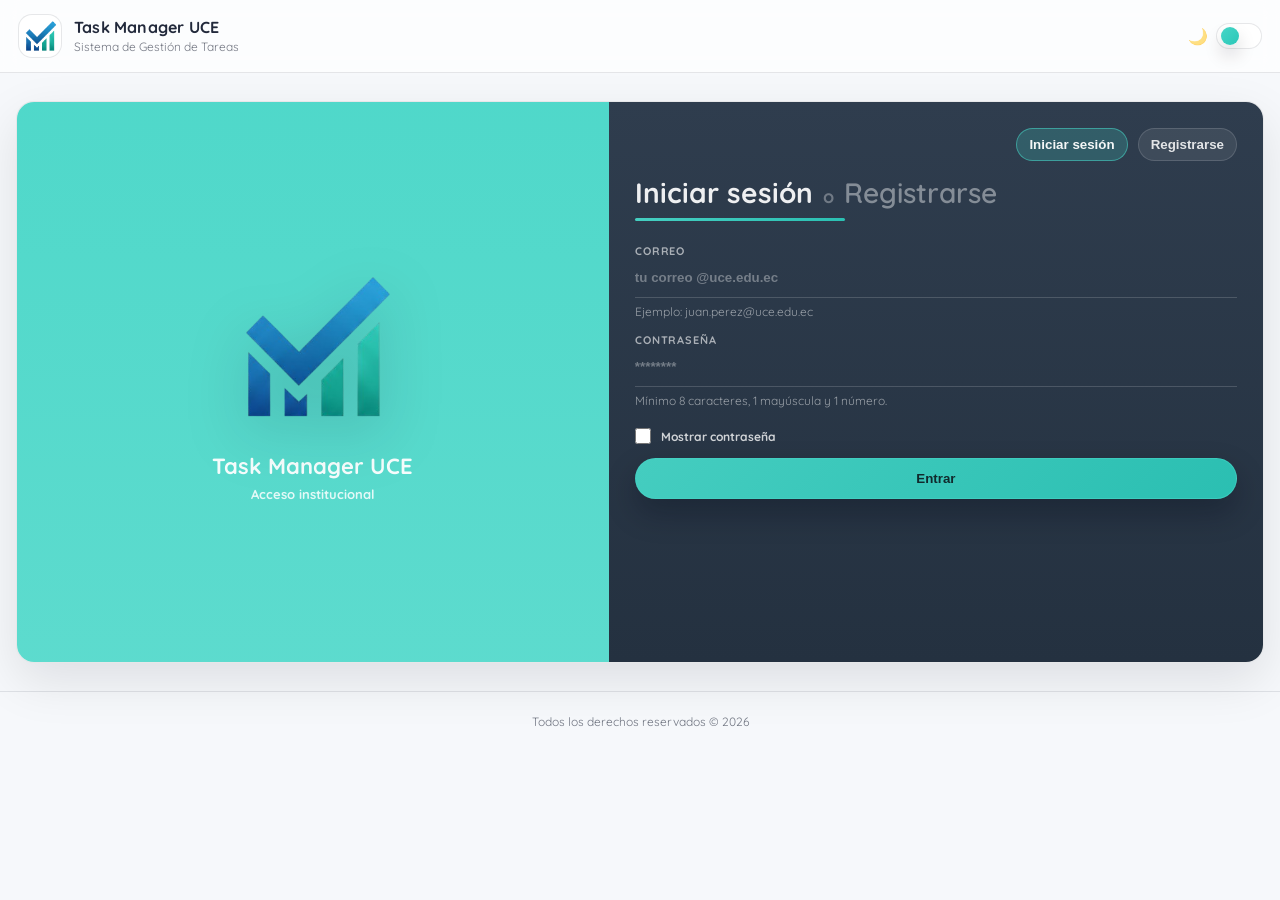
<file: frontend/public/index.html>
<!doctype html>
<!--
  Web A - Task Manager UCE (Frontend principal)
  Objetivo:
  - Ofrecer autenticación (login/registro) contra servicio AUTH
  - Luego mostrar CRUD de tareas (servicio A /tasks)
  - Permitir generar URL SSO para acceder a Web B sin login tradicional
  - Mostrar reporte combinado (Postgres + Mongo)

  Nota:
  - Este HTML define estructura y anclajes (IDs).
  - La lógica real está en app.js (handlers, fetch, estado, WS, etc.)
-->
<html lang="es">
<head>
  <!-- Codificación -->
  <meta charset="utf-8" />

  <!-- Responsive -->
  <meta name="viewport" content="width=device-width,initial-scale=1" />

  <!-- Título de la pestaña -->
  <title>Task Manager UCE</title>

  <!-- CSS global -->
  <link rel="stylesheet" href="styles.css" />
</head>

<body>
  <!-- =========================================================
       TOPBAR / HEADER
       ========================================================= -->
  <header class="topbar">
    <!-- Branding (logo + nombre) -->
    <div class="brand">
      <img class="brand-logo img-logo" src="logo.png" alt="Logo" />
      <div class="brand-text">
        <div class="title">Task Manager UCE</div>
        <div class="subtitle">Sistema de Gestión de Tareas</div>
      </div>
    </div>

    <!-- Acciones de la derecha (tema + sesión) -->
    <div class="right">
      <!-- Theme toggle (light/dark) controlado por JS -->
      <div class="theme-toggle" title="Cambiar tema">
        <span class="theme-label" aria-hidden="true">🌙</span>
        <button
          id="themeToggle"
          class="switch"
          type="button"
          aria-label="Cambiar tema"
          aria-pressed="false"
        >
          <span class="switch-knob"></span>
        </button>
      </div>

      <!-- whoami: muestra usuario autenticado (email/nombre) -->
      <div id="whoami" class="whoami"></div>

      <!-- logout: oculto hasta que haya sesión -->
      <button id="logoutBtn" class="btn ghost hidden" type="button">Salir</button>
    </div>
  </header>

  <!-- =========================================================
       TOAST HOST (notificaciones)
       ========================================================= -->
  <!--
    Contenedor de notificaciones flotantes (toasts).
    app.js inyecta elementos aquí para feedback al usuario.
  -->
  <div id="toastHost" class="toast-host" aria-live="polite" aria-atomic="true"></div>

  <!-- =========================================================
       MODAL CUSTOM (reemplaza confirm() del navegador)
       ========================================================= -->
  <!--
    Modal accesible:
    - modalOverlay: overlay con role dialog
    - hidden: clase CSS para ocultar/mostrar
    - aria-hidden cambia según estado (app.js)
    Se usa por ejemplo para confirmar eliminación de tareas.
  -->
  <div
    id="modalOverlay"
    class="modal-overlay hidden"
    role="dialog"
    aria-modal="true"
    aria-hidden="true"
  >
    <div class="modal">
      <div class="modal-head">
        <!-- Título dinámico -->
        <div class="modal-title" id="modalTitle">Confirmar</div>

        <!-- Botón cerrar -->
        <button id="modalClose" class="icon-btn" type="button" aria-label="Cerrar">✕</button>
      </div>

      <!-- Cuerpo dinámico -->
      <div class="modal-body" id="modalBody">¿Seguro?</div>

      <!-- Acciones -->
      <div class="modal-actions">
        <button id="modalCancel" class="btn" type="button">Cancelar</button>
        <button id="modalOk" class="btn danger" type="button">Eliminar</button>
      </div>
    </div>
  </div>

  <!-- =========================================================
       CONTENIDO PRINCIPAL
       ========================================================= -->
  <main class="container">

    <!-- =======================================================
         AUTH CARD (Login / Registro)
         ======================================================= -->
    <section id="authCard" class="auth-shell">
      <!-- Panel izquierdo: branding centrado -->
      <aside class="auth-left">
        <div class="left-center">
          <img class="left-logo" src="logo.png" alt="Task Manager UCE" />
          <div class="left-name">Task Manager UCE</div>
          <div class="left-tag">Acceso institucional</div>
        </div>
      </aside>

      <!-- Panel derecho: formulario de login/registro -->
      <section class="auth-right">

        <!-- Tabs superiores (UI moderna) -->
        <div class="auth-top-actions">
          <button id="tabLoginTop" class="top-pill active" type="button">Iniciar sesión</button>
          <button id="tabRegisterTop" class="top-pill" type="button">Registrarse</button>
        </div>

        <!-- Encabezado de auth (texto dinámico según tab) -->
        <div class="auth-head">
          <div class="auth-head-title" id="authHeadTitle">
            <span id="signinLabel" class="auth-head-strong">Iniciar sesión</span>
            <span class="auth-head-sep">o</span>
            <span id="signupLabel" class="auth-head-muted">Registrarse</span>
          </div>

          <!-- Subrayado dinámico para indicar tab activa -->
          <div class="auth-underline-wrap">
            <div id="authUnderline" class="auth-underline" aria-hidden="true"></div>
          </div>
        </div>

        <!-- Tabs legacy ocultos:
             Solo se mantienen IDs para compatibilidad con lógica previa en app.js -->
        <div class="sr-only" aria-hidden="true">
          <button id="tabLogin" class="tab active" type="button">Login</button>
          <button id="tabRegister" class="tab" type="button">Registro</button>
        </div>

        <!-- Formulario auth reutilizable para login/registro -->
        <form id="authForm" class="form auth-form" novalidate>
          <!-- Campo correo institucional -->
          <label class="field">
            <span class="field-label">CORREO</span>
            <input id="email" type="email" placeholder="tu correo @uce.edu.ec" autocomplete="email" />
            <div class="field-hint" id="emailHint">Ejemplo: juan.perez@uce.edu.ec</div>
          </label>

          <!-- Campo contraseña -->
          <label class="field">
            <span class="field-label">CONTRASEÑA</span>
            <input id="password" type="password" placeholder="********" autocomplete="current-password" />
            <div class="field-hint" id="passHint">Mínimo 8 caracteres, 1 mayúscula y 1 número.</div>
          </label>

          <!-- Mostrar contraseña -->
          <label class="showpass-row" for="showPass">
            <input id="showPass" type="checkbox" />
            <span>Mostrar contraseña</span>
          </label>

          <!-- Submit:
               - Texto + spinner (loading state controlado por JS) -->
          <button id="authSubmit" class="btn primary pill full" type="submit">
            <span class="btn-text">Entrar</span>
            <span class="spinner" aria-hidden="true"></span>
          </button>

          <!-- Mensaje de estado -->
          <div id="authMsg" class="msg" role="status" aria-live="polite"></div>
        </form>
      </section>
    </section>

    <!-- =======================================================
         APP CARD (CRUD de tareas + Reporte + SSO)
         ======================================================= -->
    <section id="appCard" class="card hidden">
      <!-- Header de la sección -->
      <div class="row">
        <div>
          <h2 class="card-title">Mis tareas</h2>
          <div class="muted small">Crea, actualiza, elimina y revisa el reporte combinado.</div>
        </div>

        <!-- Acciones principales -->
        <div class="row-actions">
          <!-- Refrescar lista -->
          <button id="refreshBtn" class="btn primary" type="button">
            <span class="btn-text">Actualizar</span>
            <span class="spinner" aria-hidden="true"></span>
          </button>

          <!-- Cargar reporte combinado -->
          <button id="reportBtn" class="btn" type="button">
            <span class="btn-text">Ver reporte</span>
            <span class="spinner" aria-hidden="true"></span>
          </button>

          <!-- Imprimir reporte -->
          <button id="printReportBtn" class="btn ghost" type="button">Imprimir</button>

          <!-- Botón para iniciar flujo SSO hacia Web B -->
          <button id="goSSOBtn" class="btn ghost" type="button">Ir a Web B (SSO)</button>

          <!-- Panel de SSO para pruebas -->
          <div class="sso-panel">
            <label class="muted small" for="ssoUrl">URL SSO (editable para pruebas):</label>

            <!-- Input editable + botones (copiar/abrir) -->
            <div class="row">
              <input id="ssoUrl" type="text" placeholder="Genera el token para ver la URL aquí" />
              <button id="copySsoUrlBtn" type="button" class="btn">Copiar</button>
              <button id="openSsoUrlBtn" type="button" class="btn">Abrir Web B</button>
            </div>

            <!-- Texto guía de pruebas -->
            <div class="muted small">
              Tip: cambia 1 carácter del token y vuelve a abrir. Web B debe rechazar.
            </div>
          </div>

        </div>
      </div>

      <!-- =====================================================
           FORM: CREAR TAREA
           ===================================================== -->
      <form id="createForm" class="form grid" novalidate>
        <!-- Título -->
        <label class="tfield">
          <span class="tlabel">Título</span>
          <input id="newTitle" type="text" minlength="3" maxlength="80" placeholder="Ej: Entregar proyecto" />
          <div class="field-hint">Mínimo 3 caracteres, máximo 80.</div>
        </label>

        <!-- Estado inicial -->
        <label class="tfield">
          <span class="tlabel">Estado</span>
          <select id="newStatus">
            <option value="PENDING">PENDING</option>
            <option value="IN_PROGRESS">IN_PROGRESS</option>
            <option value="DONE">DONE</option>
          </select>
          <div class="field-hint">Define el estado inicial.</div>
        </label>

        <!-- Descripción (opcional) -->
        <label class="tfield span2">
          <span class="tlabel">Descripción (opcional)</span>
          <input id="newDesc" type="text" maxlength="300" placeholder="Ej: docker-compose, backups y diagramas" />
          <div class="field-hint">Máximo 300 caracteres.</div>
        </label>

        <!-- Botón crear -->
        <button id="createBtn" class="btn primary pill span2" type="submit">
          <span class="btn-text">Crear tarea</span>
          <span class="spinner" aria-hidden="true"></span>
        </button>
      </form>

      <!-- Mensajes de estado de la app -->
      <div id="appMsg" class="msg" role="status" aria-live="polite"></div>

      <!-- =====================================================
           SPLIT: LISTA + REPORTE
           ===================================================== -->
      <div class="split">
        <!-- Columna izquierda: lista -->
        <div>
          <div class="section-title">
            <h3 class="h3">Lista</h3>
            <div class="chip">Live updates (WS)</div>
          </div>

          <!-- Contenedor donde app.js renderiza las tareas -->
          <div id="tasksList" class="list"></div>
        </div>

        <!-- Columna derecha: reporte -->
        <div>
          <div class="section-title">
            <h3 class="h3">Reporte combinado</h3>
            <div class="chip">Postgres + Mongo</div>
          </div>

          <p class="muted small">
            Este reporte mezcla tareas (Postgres) + último cambio (Mongo).
          </p>

          <!-- ReportBox: inicialmente muestra un estado vacío -->
          <div id="reportBox" class="report">
            <div class="empty">
              <div class="empty-ico">📊</div>
              <div>
                <div class="empty-title">Aún no hay reporte</div>
                <div class="empty-sub">Presiona <b>Ver reporte</b> para cargarlo.</div>
              </div>
            </div>
          </div>
        </div>
      </div>
    </section>
  </main>

  <!-- =========================================================
       FOOTER
       ========================================================= -->
  <footer class="footer">
    <span class="muted small">Todos los derechos reservados © 2026</span>
  </footer>

  <!-- =========================================================
       SCRIPT PRINCIPAL (Web A)
       ========================================================= -->
  <!-- app.js contiene:
       - login/registro (AUTH)
       - CRUD tasks (Backend A /tasks)
       - consumo de reportes
       - generar URL SSO (/sso/token) y redirección a Web B
       - manejo de modal y toasts
       - toggle de tema
  -->
  <script src="app.js"></script>
</body>
</html>
</file>
<file: frontend/public/styles.css>
@import url('https://fonts.googleapis.com/css2?family=Quicksand:wght@300;400;500;600;700&display=swap');

:root{
  --radius: 18px;

  /* Light theme (default) */
  --bg: #F6F8FB;
  --surface: #FFFFFF;
  --text: rgba(15,23,42,0.92);
  --muted: rgba(15,23,42,0.58);
  --border: rgba(15,23,42,0.10);
  --shadow: 0 18px 50px rgba(2,8,23,0.10);

  /* Login right palette */
  --slate: #2F3D4E;
  --slate2: #243140;
  --line: rgba(255,255,255,0.16);

  /* Accent */
  --accent: #46D6C7;
  --accent2: #2BC7B8;

  --danger: #ff4d6d;
  --ok: #22c55e;
  --focus: rgba(70,214,199,.35);

  --btnHover: rgba(255,255,255,0.12);
  --btnBg: rgba(255,255,255,0.08);
}

:root[data-theme="dark"]{
  --bg: #070A10;
  --surface: rgba(255,255,255,0.06);
  --text: rgba(255,255,255,0.92);
  --muted: rgba(255,255,255,0.65);
  --border: rgba(255,255,255,0.12);
  --shadow: 0 18px 60px rgba(0,0,0,0.45);

  --slate: #192433;
  --slate2:#0E1622;
  --line: rgba(255,255,255,0.14);

  --focus: rgba(70,214,199,.22);

  --btnHover: rgba(255,255,255,0.14);
  --btnBg: rgba(255,255,255,0.10);
}

*{ box-sizing: border-box; }

body{
  margin:0;
  font-family: "Quicksand", ui-sans-serif, system-ui, -apple-system, Segoe UI, Roboto, Arial;
  background: var(--bg);
  color: var(--text);
}

/* ---------- Topbar ---------- */
.topbar{
  display:flex;
  align-items:center;
  justify-content:space-between;
  padding: 14px 18px;
  border-bottom: 1px solid var(--border);
  background: rgba(255,255,255,0.70);
  backdrop-filter: blur(10px);
  position: sticky;
  top:0;
  z-index: 10;
}
:root[data-theme="dark"] .topbar{ background: rgba(0,0,0,0.22); }

.brand{
  display:flex;
  gap: 12px;
  align-items:center;
}

.brand-logo{
  width: 44px;
  height: 44px;
  border-radius: 14px;
  border: 1px solid var(--border);
  background: rgba(255,255,255,0.70);
}
:root[data-theme="dark"] .brand-logo{ background: rgba(255,255,255,0.04); }

.img-logo{ object-fit: contain; padding: 3px; }

.brand-text{ line-height: 1.1; }
.title{ font-weight: 800; letter-spacing: .2px; }
.subtitle{ font-size: 12px; color: var(--muted); margin-top: 4px; }

.right{
  display:flex;
  gap: 12px;
  align-items:center;
}

.whoami{
  font-size: 12px;
  color: var(--muted);
  padding: 7px 10px;
  border-radius: 999px;
  border: 1px solid var(--border);
  background: rgba(255,255,255,0.70);
  max-width: 320px;
  overflow:hidden;
  text-overflow: ellipsis;
  white-space: nowrap;


}
.whoami:empty{ display:none; }
:root[data-theme="dark"] .whoami{ background: rgba(0,0,0,0.16); }

/* Theme switch */
.theme-toggle{
  display:flex;
  align-items:center;
  gap: 8px;
  color: var(--muted);
  font-weight: 700;
}
.switch{
  width: 46px;
  height: 26px;
  border-radius: 999px;
  border: 1px solid var(--border);
  background: rgba(255,255,255,0.75);
  position: relative;
  cursor: pointer;
  padding: 0;
}
:root[data-theme="dark"] .switch{ background: rgba(0,0,0,0.22); }

.switch-knob{
  position:absolute;
  top: 50%;
  left: 4px;
  transform: translateY(-50%);
  width: 18px;
  height: 18px;
  border-radius: 999px;
  background: linear-gradient(135deg, var(--accent), var(--accent2));
  box-shadow: 0 10px 18px rgba(2,8,23,0.18);
  transition: left .18s ease;
}
:root[data-theme="dark"] .switch-knob{ left: 24px; }

/* ---------- Layout ---------- */
.container{
  max-width: 1280px; /* o 1350px si lo quieres más ancho */
  margin: 28px auto;
  padding: 0 16px;
}

.footer{
  text-align: center;
  padding: 18px;
  border-top: 1px solid var(--border);
  color: var(--muted);
}

/* ---------- AUTH Shell ---------- */
.auth-shell{
  display:grid;
  grid-template-columns: 0.95fr 1.05fr;
  border-radius: 18px;
  overflow: hidden;
  box-shadow: var(--shadow);
  border: 1px solid var(--border);
  background: var(--surface);
  animation: authEnter .28s ease both;
}
@keyframes authEnter{
  from{ opacity: 0; transform: translateY(10px); }
  to{ opacity: 1; transform: translateY(0); }
}

/* Left mint */
.auth-left{
  background: linear-gradient(180deg, rgba(70,214,199,0.95), rgba(70,214,199,0.88));
  min-height: 560px;
  display:flex;
  align-items:center;
  justify-content:center;
}
.left-center{ text-align:center; padding: 26px; }
.left-logo{
  width: 170px; height: 170px;
  object-fit: contain;
  filter: drop-shadow(0 18px 30px rgba(2,8,23,0.18));
}
.left-name{
  margin-top: 16px;
  font-size: 22px;
  font-weight: 800;
  color: rgba(255,255,255,0.95);
}
.left-tag{
  margin-top: 6px;
  font-size: 13px;
  font-weight: 700;
  color: rgba(255,255,255,0.90);
  opacity: .92;
}

/* Right slate */
.auth-right{
  background: linear-gradient(180deg, var(--slate), var(--slate2));
  padding: 26px 26px 22px;
  color: rgba(255,255,255,0.92);
  position: relative;
}

/* top pills */
.auth-top-actions{
  display:flex;
  justify-content:flex-end;
  gap: 10px;
  margin-bottom: 14px;
  flex-wrap: wrap;
}
.top-pill{
  border: 1px solid rgba(255,255,255,0.14);
  background: rgba(255,255,255,0.08);
  color: rgba(255,255,255,0.86);
  padding: 8px 12px;
  border-radius: 999px;
  font-weight: 800;
  cursor:pointer;
  transition: background .15s ease, transform .08s ease, border-color .15s ease, filter .15s ease;
}
.top-pill:hover{
  background: rgba(255,255,255,0.12);
  filter: brightness(1.02);
}
.top-pill:active{ transform: translateY(1px); }
.top-pill.active{
  border-color: rgba(70,214,199,0.55);
  background: rgba(70,214,199,0.22);
  color: rgba(255,255,255,0.95);
}

/* headline */
.auth-head-title{
  display:flex;
  gap: 10px;
  align-items: baseline;
  font-size: 28px;
  font-weight: 700;
  margin-top: 6px;
  flex-wrap: wrap;
}
.auth-head-muted{ opacity: .45; font-weight: 600; }
.auth-head-strong{ opacity: 1; font-weight: 900; }
.auth-head-sep{ opacity: .35; font-size: 18px; font-weight: 700; }

/* underline dynamic */
.auth-underline-wrap{
  position: relative;
  height: 8px;
  margin-top: 8px;
}
.auth-underline{
  position: absolute;
  left: 0;
  top: 0;
  height: 3px;
  border-radius: 999px;
  background: linear-gradient(90deg, var(--accent), var(--accent2));
  width: 80px;
  transform: translateX(0);
  transition: transform .18s ease, width .18s ease;
  opacity: .95;
}

/* form */
.form{
  display:flex;
  flex-direction: column;
  gap: 14px;
  margin-top: 18px;
}

.field-label{
  display:block;
  font-size: 11px;
  letter-spacing: .9px;
  font-weight: 900;
  opacity: .65;
}

.field-hint{
  color: rgba(255,255,255,0.52);
  font-size: 12px;
  margin-top: 6px;
}

/* underline inputs (login) */
.auth-form input{
  width: 100%;
  padding: 12px 0;
  border: none;
  border-bottom: 1px solid var(--line);
  background: transparent;
  color: rgba(255,255,255,0.92);
  outline: none;
  transition: border-color .15s ease, box-shadow .15s ease;
  font-weight: 700;
}

.auth-form input::placeholder{
  color: rgba(255,255,255,0.35);
  font-weight: 600;
}

.auth-form input:focus{
  border-bottom-color: rgba(70,214,199,0.70);
  box-shadow: 0 10px 22px rgba(70,214,199,0.10);
}

.input-err{
  border-bottom-color: rgba(255,77,109,0.90) !important;
  box-shadow: 0 10px 22px rgba(255,77,109,0.12) !important;
}

/* Chrome autofill white box fix */
input:-webkit-autofill,
input:-webkit-autofill:hover,
input:-webkit-autofill:focus{
  -webkit-text-fill-color: rgba(255,255,255,0.92);
  transition: background-color 9999s ease-in-out 0s;
  box-shadow: 0 0 0px 1000px rgba(0,0,0,0.18) inset;
  border-bottom: 1px solid var(--line);
}
:root[data-theme="dark"] input:-webkit-autofill{
  box-shadow: 0 0 0px 1000px rgba(0,0,0,0.22) inset;
}

/* show pass */
.row-inline{
  display:flex;
  align-items:center;
  gap: 10px;
  flex-direction: row;
  color: rgba(255,255,255,0.78);
  font-size: 12px;
  font-weight: 800;
}
/* Mostrar contraseña - alineado abajo a la izquierda */
.showpass-row{
  display: inline-flex;
  align-items: center;
  gap: 10px;
  justify-content: flex-start;
  width: fit-content;
  margin-top: 6px;      /* separación del input password */
  color: rgba(255,255,255,0.78);
  font-size: 12px;
  font-weight: 800;
  cursor: pointer;
  user-select: none;
}

.showpass-row input{
  width: 16px;
  height: 16px;
  margin: 0;
}

.showpass{
  justify-content: flex-start;
  margin-top: -2px;
}

/* Buttons */
.btn{
  padding: 11px 14px;
  border-radius: 12px;
  border: 1px solid var(--border);
  background: rgba(255,255,255,0.70);
  color: var(--text);
  cursor:pointer;
  transition: transform .08s ease, background .15s ease, border-color .15s ease, filter .15s ease;
  font-weight: 900;
  display:inline-flex;
  align-items:center;
  justify-content:center;
  gap: 10px;
}
:root[data-theme="dark"] .btn{
  background: var(--btnBg);
  border-color: rgba(255,255,255,0.14);
  color: rgba(255,255,255,0.92);
}

/* ✅ Hover turquesa para botones "normales" */
.btn:hover{
  border-color: rgba(70,214,199,0.55);
  background: rgba(70,214,199,0.18);
  color: var(--text);
  filter: none;
}
:root[data-theme="dark"] .btn:hover{
  border-color: rgba(70,214,199,0.55);
  background: rgba(70,214,199,0.18);
  color: rgba(255,255,255,0.95);
}


.btn:active{ transform: translateY(1px); }
.btn[disabled]{ opacity: .55; cursor: not-allowed; }

.btn.ghost{
  background: transparent;
  border-color: var(--border);
}
:root[data-theme="dark"] .btn.ghost{
  background: rgba(255,255,255,0.04);
  border-color: rgba(255,255,255,0.14);
}


.btn.primary{
  border-color: rgba(70,214,199,0.55);
  background: linear-gradient(135deg, rgba(70,214,199,0.95), rgba(43,199,184,0.95));
  color: rgba(10,14,20,0.85);
  box-shadow: 0 14px 30px rgba(2,8,23,0.28);
}
:root[data-theme="dark"] .btn.primary{
  color: rgba(10,14,20,0.90);
}

/* ✅ Botón principal del login: hover estilo "pill" (mismo look que Iniciar sesión/Registrarse) */
.auth-right .btn.primary:hover{
  background: rgba(70,214,199,0.22);
  border-color: rgba(70,214,199,0.55);
  color: rgba(255,255,255,0.95);
  box-shadow: 0 16px 34px rgba(2,8,23,0.35);
  transform: translateY(-1px);
}
.auth-right .btn.primary:active{
  transform: translateY(0px);
}


.btn.primary:hover{ filter: brightness(1.05); }

.btn.danger{
  border-color: rgba(255,77,109,0.45);
  background: rgba(255,77,109,0.14);
  color: rgba(255,255,255,0.92);
}
/* ✅ Hover rojo pro (Eliminar / Confirmar eliminar) */
.btn.danger:hover{
  background: rgba(255,77,109,0.26);
  border-color: rgba(255,77,109,0.70);
  color: rgba(255,255,255,0.95);
}


.pill{ border-radius: 999px; padding: 12px 18px; }
.full{ width: 100%; }

.spinner{
  width: 14px; height: 14px;
  border-radius: 999px;
  border: 2px solid rgba(255,255,255,0.35);
  border-top-color: rgba(255,255,255,0.95);
  display:none;
  animation: spin .7s linear infinite;
}
.btn.loading .spinner{ display:inline-block; }
.btn.loading .btn-text{ opacity: .92; }
@keyframes spin{ to{ transform: rotate(360deg); } }

.msg{
  min-height: 18px;
  margin-top: 10px;
  font-size: 13px;
  font-weight: 900;
}
.msg.ok{ color: var(--ok); }
.msg.err{ color: var(--danger); }

/* sr-only: hide completely */
.sr-only{
  position:absolute !important;
  width:1px !important;
  height:1px !important;
  padding:0 !important;
  margin:-1px !important;
  overflow:hidden !important;
  clip:rect(0,0,0,0) !important;
  white-space:nowrap !important;
  border:0 !important;
}

/* ---------- APP ---------- */
.card{
  background: var(--surface);
  border: 1px solid var(--border);
  border-radius: var(--radius);
  padding: 22px;
  box-shadow: var(--shadow);
}

.card-title{
  margin: 0 0 6px;
  font-size: 20px;
  letter-spacing: .2px;
  font-weight: 900;
}

.muted{ color: var(--muted); }
.small{ font-size: 12px; }

.hidden{ display:none !important; }

.row{
  display:flex;
  align-items:center;
  justify-content:space-between;
  gap: 12px;
  flex-wrap: wrap;
}

.row-actions{
  display:flex;
  gap: 10px;
  flex-wrap: wrap;
}

/* Task inputs more pro */
.tfield .tlabel{
  display:block;
  font-size: 12px;
  font-weight: 900;
  color: var(--muted);
  margin-bottom: 6px;
}

.form.grid{
  display:grid;
  grid-template-columns: 1fr 150px;
  gap: 12px;
  align-items: end;
  margin-top: 14px;
}

/* ✅ Inputs del FORM de tareas: estilo línea (como login) */
.form.grid input, .form.grid select{
  min-width: 0;
  width: 80%;
  max-width: 80%;
  padding: 12px 0;
  border: none;
  border-bottom: 1px solid rgba(15,23,42,0.18);
  background: transparent;
  border-radius: 0;
  color: var(--text);
}

:root[data-theme="dark"] .form.grid input,
:root[data-theme="dark"] .form.grid select{
  border-bottom: 1px solid rgba(70,214,199,0.75);
  color: var(--text);
}

/* Focus */
.form.grid input:focus, .form.grid select:focus{
  outline: none;
  border-bottom-color: rgba(70,214,199,0.75);
  box-shadow: 0 10px 22px rgba(70,214,199,0.10);
}
/* ✅ Mejor dropdown en dark/light */
.form.grid select{
  -webkit-appearance: none;
  -moz-appearance: none;
  appearance: none;
  padding-right: 28px;
  cursor: pointer;
}

/* Flecha */
.form.grid label{
  position: relative;
}
.form.grid label select{
  background-image:
    linear-gradient(45deg, transparent 50%, rgba(15,23,42,0.55) 50%),
    linear-gradient(135deg, rgba(15,23,42,0.55) 50%, transparent 50%);
  background-position:
    calc(100% - 18px) 55%,
    calc(100% - 12px) 55%;
  background-size: 6px 6px, 6px 6px;
  background-repeat: no-repeat;
}
:root[data-theme="dark"] .form.grid label select{
  background-image:
    linear-gradient(45deg, transparent 50%, rgba(255,255,255,0.60) 50%),
    linear-gradient(135deg, rgba(255,255,255,0.60) 50%, transparent 50%);
}

/* Para el menú (opciones) */
:root[data-theme="dark"] select option{
  background: #0E1622;
  color: #fff;
}
select option{
  background: #fff;
  color: #111;
}


/* Autofill fix in app too */
.form.grid input:-webkit-autofill{
  -webkit-text-fill-color: var(--text);
  transition: background-color 9999s ease-in-out 0s;
  box-shadow: 0 0 0px 1000px rgba(255,255,255,0.85) inset;
}
:root[data-theme="dark"] .form.grid input:-webkit-autofill{
  -webkit-text-fill-color: rgba(255,255,255,0.92);
  box-shadow: 0 0 0px 1000px rgba(0,0,0,0.22) inset;
}

.span2{ grid-column: span 2; }

.split{
  display:grid;
  grid-template-columns: 1.2fr 0.8fr;
  gap: 14px;
  margin-top: 16px;
}

.section-title{
  display:flex;
  align-items:center;
  justify-content:space-between;
  gap: 10px;
}

.h3{
  margin: 12px 0 10px;
  font-size: 13px;
  color: var(--muted);
  letter-spacing: .7px;
  text-transform: uppercase;
  font-weight: 900;
}

.chip{
  font-size: 12px;
  padding: 6px 10px;
  border-radius: 999px;
  border: 1px solid var(--border);
  background: rgba(255,255,255,0.80);
  color: var(--muted);
  font-weight: 900;
}
:root[data-theme="dark"] .chip{ background: rgba(0,0,0,0.16); }

.list{
  display:flex;
  flex-direction: column;
  gap: 10px;
}

.item{
  background: rgba(255,255,255,0.85);
  border: 1px solid var(--border);
  border-radius: 16px;
  padding: 14px;
}
:root[data-theme="dark"] .item{
  background: rgba(255,255,255,0.08);
  border-color: rgba(255,255,255,0.12);
}

.item-top{
  display:flex;
  justify-content: space-between;
  gap: 10px;
  align-items:flex-start;
}

.item-title{ font-weight: 900; }
.item-meta{ color: var(--muted); font-size: 12px; margin-top: 2px; }

.item-actions{
  display:flex;
  flex-wrap: wrap;
  gap: 8px;
  margin-top: 10px;
}

/* status buttons better contrast in dark */
.btn.status{
  border-radius: 999px;
  padding: 10px 14px;
  font-weight: 900;
  letter-spacing: .2px;
}
:root[data-theme="dark"] .btn.status{
  background: rgba(255,255,255,0.08);
  color: rgba(255,255,255,0.92);
}

.btn.status.pending{ border-color: rgba(251,191,36,.55); }
.btn.status.progress{ border-color: rgba(96,165,250,.55); }
.btn.status.done{ border-color: rgba(52,211,153,.55); }

:root[data-theme="dark"] .btn.status.pending{ background: rgba(251,191,36,.10); }
:root[data-theme="dark"] .btn.status.progress{ background: rgba(96,165,250,.10); }
:root[data-theme="dark"] .btn.status.done{ background: rgba(52,211,153,.10); }

/* ✅ Hover con color real para estados */
.btn.status{
  transition: transform .12s ease, background .15s ease, border-color .15s ease, filter .15s ease;
}
.btn.status:hover{
  transform: translateY(-1px);
  filter: none;
}

/* PENDING */
.btn.status.pending:hover{
  background: rgba(251,191,36,.18);
  border-color: rgba(251,191,36,.85);
}
/* IN_PROGRESS */
.btn.status.progress:hover{
  background: rgba(96,165,250,.18);
  border-color: rgba(96,165,250,.85);
}
/* DONE */
.btn.status.done:hover{
  background: rgba(52,211,153,.18);
  border-color: rgba(52,211,153,.85);
}


/* badge */
.badge{
  font-size: 12px;
  padding: 6px 10px;
  border-radius: 999px;
  border: 1px solid var(--border);
  background: rgba(255,255,255,0.80);
  font-weight: 900;
}
:root[data-theme="dark"] .badge{
  background: rgba(0,0,0,0.18);
  border-color: rgba(255,255,255,0.14);
  color: rgba(255,255,255,0.92);
}

.badge.status-pending{
  color: rgba(0,0,0,.86);
  background: rgba(251,191,36,.92);
  border-color: rgba(251,191,36,.55);
}
.badge.status-progress{
  color: rgba(0,0,0,.86);
  background: rgba(96,165,250,.92);
  border-color: rgba(96,165,250,.55);
}
.badge.status-done{
  color: rgba(0,0,0,.86);
  background: rgba(52,211,153,.92);
  border-color: rgba(52,211,153,.55);
}

.report{
  background: rgba(255,255,255,0.75);
  border: 1px dashed rgba(15,23,42,0.18);
  border-radius: 16px;
  padding: 12px;
  min-height: 160px;
  color: var(--muted);
  font-size: 13px;
  overflow: auto;
}
:root[data-theme="dark"] .report{
  background: rgba(0,0,0,0.18);
  border-color: rgba(255,255,255,0.14);
}

.empty{
  display:flex;
  gap: 12px;
  align-items:center;
  padding: 8px;
}
.empty-ico{
  width: 40px; height: 40px;
  border-radius: 14px;
  display:grid; place-items:center;
  border: 1px solid var(--border);
  background: rgba(255,255,255,0.80);
  font-size: 18px;
}
:root[data-theme="dark"] .empty-ico{ background: rgba(255,255,255,0.06); }

.empty-title{ font-weight: 900; color: var(--text); }
.empty-sub{ color: var(--muted); font-size: 12px; margin-top: 2px; }

.rtable{
  width: 100%;
  border-collapse: collapse;
  font-size: 13px;
}
.rtable th, .rtable td{
  border-bottom: 1px solid rgba(15,23,42,0.10);
  padding: 8px 6px;
  text-align: left;
  vertical-align: top;
}
:root[data-theme="dark"] .rtable th,
:root[data-theme="dark"] .rtable td{
  border-bottom: 1px solid rgba(255,255,255,0.10);
}

.rtable th{
  color: var(--muted);
  font-size: 12px;
  letter-spacing: .3px;
  font-weight: 900;
}
.rtable tr:hover td{ background: rgba(70,214,199,0.06); }

/* ---------- Toasts ---------- */
.toast-host{
  position: fixed;
  right: 16px;
  top: 76px;
  z-index: 50;
  display:flex;
  flex-direction: column;
  gap: 10px;
  max-width: 360px;
  width: calc(100% - 32px);
}

.toast{
  border-radius: 16px;
  padding: 12px 12px;
  border: 1px solid var(--border);
  background: rgba(255,255,255,0.92);
  box-shadow: var(--shadow);
  display:flex;
  gap: 10px;
  align-items:flex-start;
  animation: toastIn .18s ease both;
}
:root[data-theme="dark"] .toast{
  background: rgba(15,23,42,0.78);
  border-color: rgba(255,255,255,0.14);
}

@keyframes toastIn{
  from{ opacity:0; transform: translateY(-6px); }
  to{ opacity:1; transform: translateY(0); }
}

.toast-ico{
  width: 28px; height: 28px;
  border-radius: 10px;
  display:grid;
  place-items:center;
  font-weight: 900;
  flex: 0 0 auto;
}
.toast-body{ flex: 1 1 auto; }
.toast-title{ font-weight: 900; margin: 0 0 2px; }
.toast-text{ font-size: 12px; color: var(--muted); margin:0; }
:root[data-theme="dark"] .toast-text{ color: rgba(255,255,255,0.72); }

.toast-close{
  border: none;
  background: transparent;
  cursor:pointer;
  font-weight: 900;
  opacity:.7;
  padding: 2px 6px;
}
.toast-close:hover{ opacity: 1; }

.toast.ok .toast-ico{ background: rgba(34,197,94,0.16); color: rgba(34,197,94,1); }
.toast.err .toast-ico{ background: rgba(255,77,109,0.16); color: rgba(255,77,109,1); }
.toast.info .toast-ico{ background: rgba(70,214,199,0.16); color: rgba(70,214,199,1); }

/* ---------- Modal ---------- */
.modal-overlay{
  position: fixed;
  inset: 0;
  background: rgba(2,8,23,0.55);
  display:flex;
  align-items:center;
  justify-content:center;
  padding: 18px;
  z-index: 60;
}
.modal{
  width: min(520px, 100%);
  border-radius: 18px;
  border: 1px solid var(--border);
  background: rgba(255,255,255,0.96);
  box-shadow: var(--shadow);
  overflow:hidden;
}
:root[data-theme="dark"] .modal{
  background: rgba(15,23,42,0.92);
  border-color: rgba(255,255,255,0.14);
}
.modal-head{
  display:flex;
  justify-content:space-between;
  align-items:center;
  padding: 12px 14px;
  border-bottom: 1px solid var(--border);
}
:root[data-theme="dark"] .modal-head{
  border-bottom-color: rgba(255,255,255,0.12);
}
.modal-title{ font-weight: 900; }
.icon-btn{
  border: none;
  background: transparent;
  cursor:pointer;
  font-weight: 900;
  opacity:.8;
}
.icon-btn:hover{ opacity: 1; }
.modal-body{
  padding: 14px;
  color: var(--muted);
  font-weight: 700;
}
:root[data-theme="dark"] .modal-body{ color: rgba(255,255,255,0.72); }

.modal-actions{
  display:flex;
  justify-content:flex-end;
  gap: 10px;
  padding: 12px 14px;
  border-top: 1px solid var(--border);
}
:root[data-theme="dark"] .modal-actions{
  border-top-color: rgba(255,255,255,0.12);
}

/* ---------- Responsive ---------- */
@media (max-width: 980px){
  .auth-shell{ grid-template-columns: 1fr; }
  .auth-left{ min-height: 240px; }
}

@media (max-width: 860px){
  .split{ grid-template-columns: 1fr; }
  .form.grid{ grid-template-columns: 1fr; }
  .span2{ grid-column: span 1; }
  .toast-host{ top: 70px; }
}
/* ✅ Botones: hover más visible (sirve en light y dark) */
.btn{
  transition: transform .12s ease, background .15s ease, border-color .15s ease, box-shadow .15s ease, filter .15s ease;
}
.btn:hover{
  transform: translateY(-1px);
  filter: brightness(1.05);
}
.btn:active{
  transform: translateY(0px);
}
</file>
